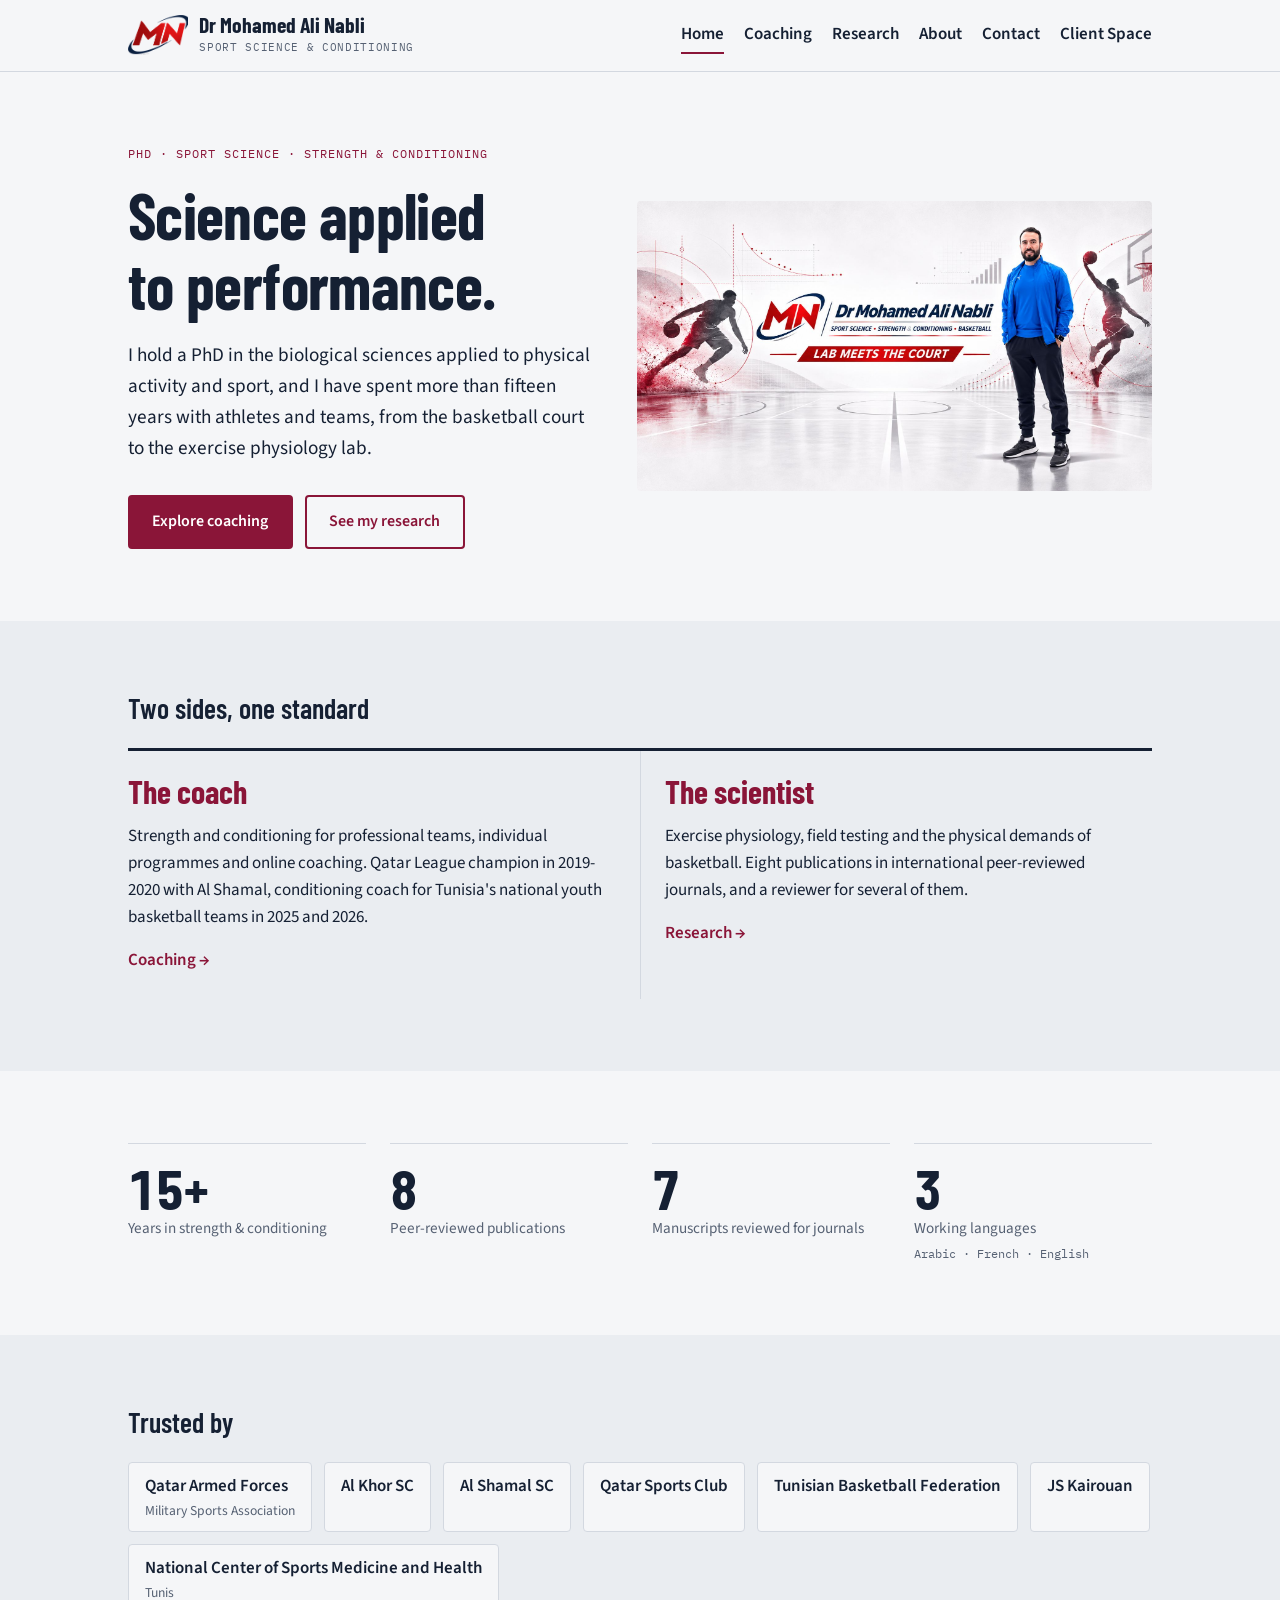
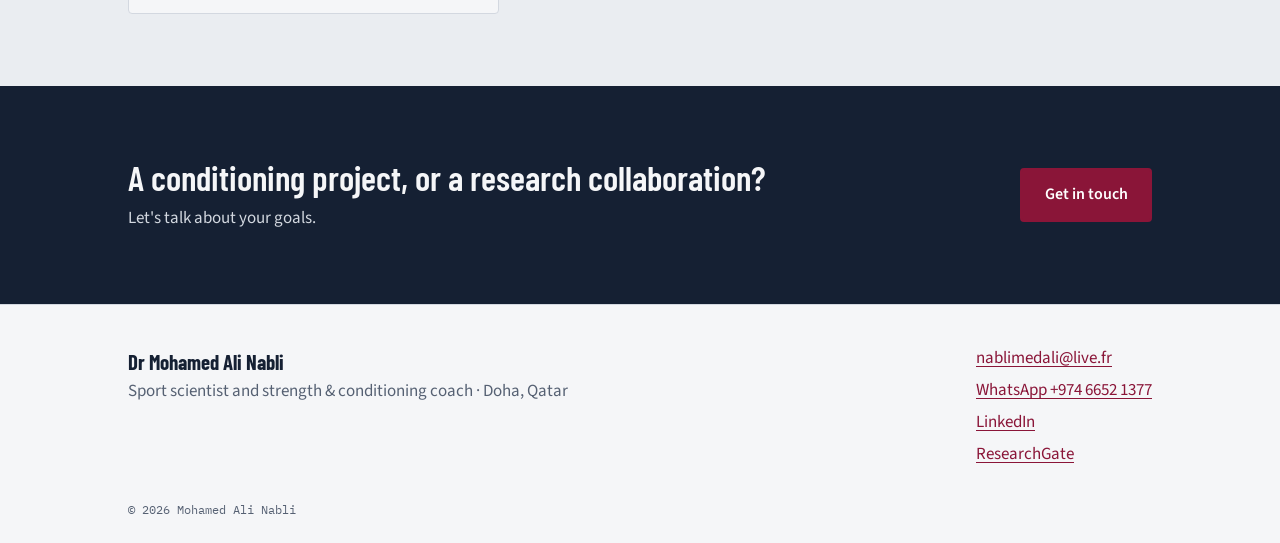
<file: index.html>
<!doctype html>
<html lang="en">
<head>
<meta charset="utf-8">
<meta name="viewport" content="width=device-width, initial-scale=1, viewport-fit=cover">
<title>Dr Mohamed Ali Nabli</title>
<meta name="description" content="Dr Mohamed Ali Nabli, sport scientist and strength &amp; conditioning coach in Doha, Qatar.">
<link rel="preconnect" href="https://fonts.googleapis.com"><link rel="preconnect" href="https://fonts.gstatic.com" crossorigin><link rel="stylesheet" href="https://fonts.googleapis.com/css2?family=Barlow+Condensed:wght@500;600;700&family=Source+Sans+3:ital,wght@0,400;0,600;1,400&family=IBM+Plex+Mono:wght@400;500&display=swap">
<link rel="stylesheet" href="style.css">
<link rel="icon" href="favicon.svg" type="image/svg+xml"><link rel="icon" href="favicon-32.png" sizes="32x32"><link rel="apple-touch-icon" href="apple-touch-icon.png">
</head>
<body>
<header class="site-head"><div class="wrap head-row">
<a class="brand" href="index.html"><img class="brand-mark" src="logo-mn.png" alt="" width="60" height="40"><span class="brand-text"><span class="brand-name">Dr Mohamed Ali Nabli</span><span class="brand-role">Sport Science &amp; Conditioning</span></span></a>
<nav aria-label="Main"><a href="index.html" aria-current="page">Home</a><a href="coaching.html">Coaching</a><a href="research.html">Research</a><a href="about.html">About</a><a href="contact.html">Contact</a><a href="client/index.html">Client Space</a></nav></div></header>
<main>

<section class="hero"><div class="wrap cover-row">
<div class="hero-text">
<p class="eyebrow">PhD · Sport Science · Strength &amp; Conditioning</p>
<h1>Science applied to performance.</h1>
<p class="lede">I hold a PhD in the biological sciences applied to physical activity and sport, and I have spent more than fifteen years with athletes and teams, from the basketball court to the exercise physiology lab.</p>
<div class="btn-row"><a class="btn btn-solid" href="coaching.html">Explore coaching</a><a class="btn btn-line" href="research.html">See my research</a></div>
</div>
<figure class="cover"><img src="cover.jpg" alt="Dr Mohamed Ali Nabli on a basketball court beside the MN logo. Sport science, strength and conditioning, basketball: Lab meets the court." width="1672" height="941" fetchpriority="high"></figure>
</div></section>

<section class="band"><div class="wrap">
<h2 class="section-title">Two sides, one standard</h2>
<div class="split">
<article class="side">
<p class="side-label">The coach</p>
<p>Strength and conditioning for professional teams, individual programmes and online coaching. Qatar League champion in 2019-2020 with Al Shamal, conditioning coach for Tunisia's national youth basketball teams in 2025 and 2026.</p>
<a class="arrow" href="coaching.html">Coaching →</a>
</article>
<article class="side">
<p class="side-label">The scientist</p>
<p>Exercise physiology, field testing and the physical demands of basketball. Eight publications in international peer-reviewed journals, and a reviewer for several of them.</p>
<a class="arrow" href="research.html">Research →</a>
</article>
</div></div></section>

<section><div class="wrap">
<dl class="figures">
<div><dt>Years in strength &amp; conditioning</dt><dd>15+</dd></div>
<div><dt>Peer-reviewed publications</dt><dd>8</dd></div>
<div><dt>Manuscripts reviewed for journals</dt><dd>7</dd></div>
<div><dt>Working languages</dt><dd>3</dd><p class="fig-note">Arabic · French · English</p></div>
</dl>
</div></section>

<section class="band"><div class="wrap">
<h2 class="section-title">Trusted by</h2>
<ul class="clients">
<li>Qatar Armed Forces <span>Military Sports Association</span></li>
<li>Al Khor SC</li>
<li>Al Shamal SC</li>
<li>Qatar Sports Club</li>
<li>Tunisian Basketball Federation</li>
<li>JS Kairouan</li>
<li>National Center of Sports Medicine and Health <span>Tunis</span></li>
</ul>
</div></section>
<section class="cta"><div class="wrap cta-row"><div><h2>A conditioning project, or a research collaboration?</h2><p>Let's talk about your goals.</p></div><a class="btn btn-solid" href="contact.html">Get in touch</a></div></section>
</main>
<footer class="site-foot"><div class="wrap foot-row">
<div><p class="foot-name">Dr Mohamed Ali Nabli</p><p class="muted">Sport scientist and strength &amp; conditioning coach · Doha, Qatar</p></div>
<ul class="foot-links">
<li><a href="mailto:nablimedali@live.fr">nablimedali@live.fr</a></li>
<li><a href="https://wa.me/97466521377" target="_blank" rel="noopener">WhatsApp +974 6652 1377</a></li>
<li><a href="https://www.linkedin.com/in/mohamed-ali-nabli-3b763669" target="_blank" rel="noopener">LinkedIn</a></li>
<li><a href="https://www.researchgate.net/profile/Mohamed-Ali-Nabli" target="_blank" rel="noopener">ResearchGate</a></li>
</ul></div>
<div class="wrap"><p class="copy">© 2026 Mohamed Ali Nabli</p></div></footer>
</body>
</html>
</file>
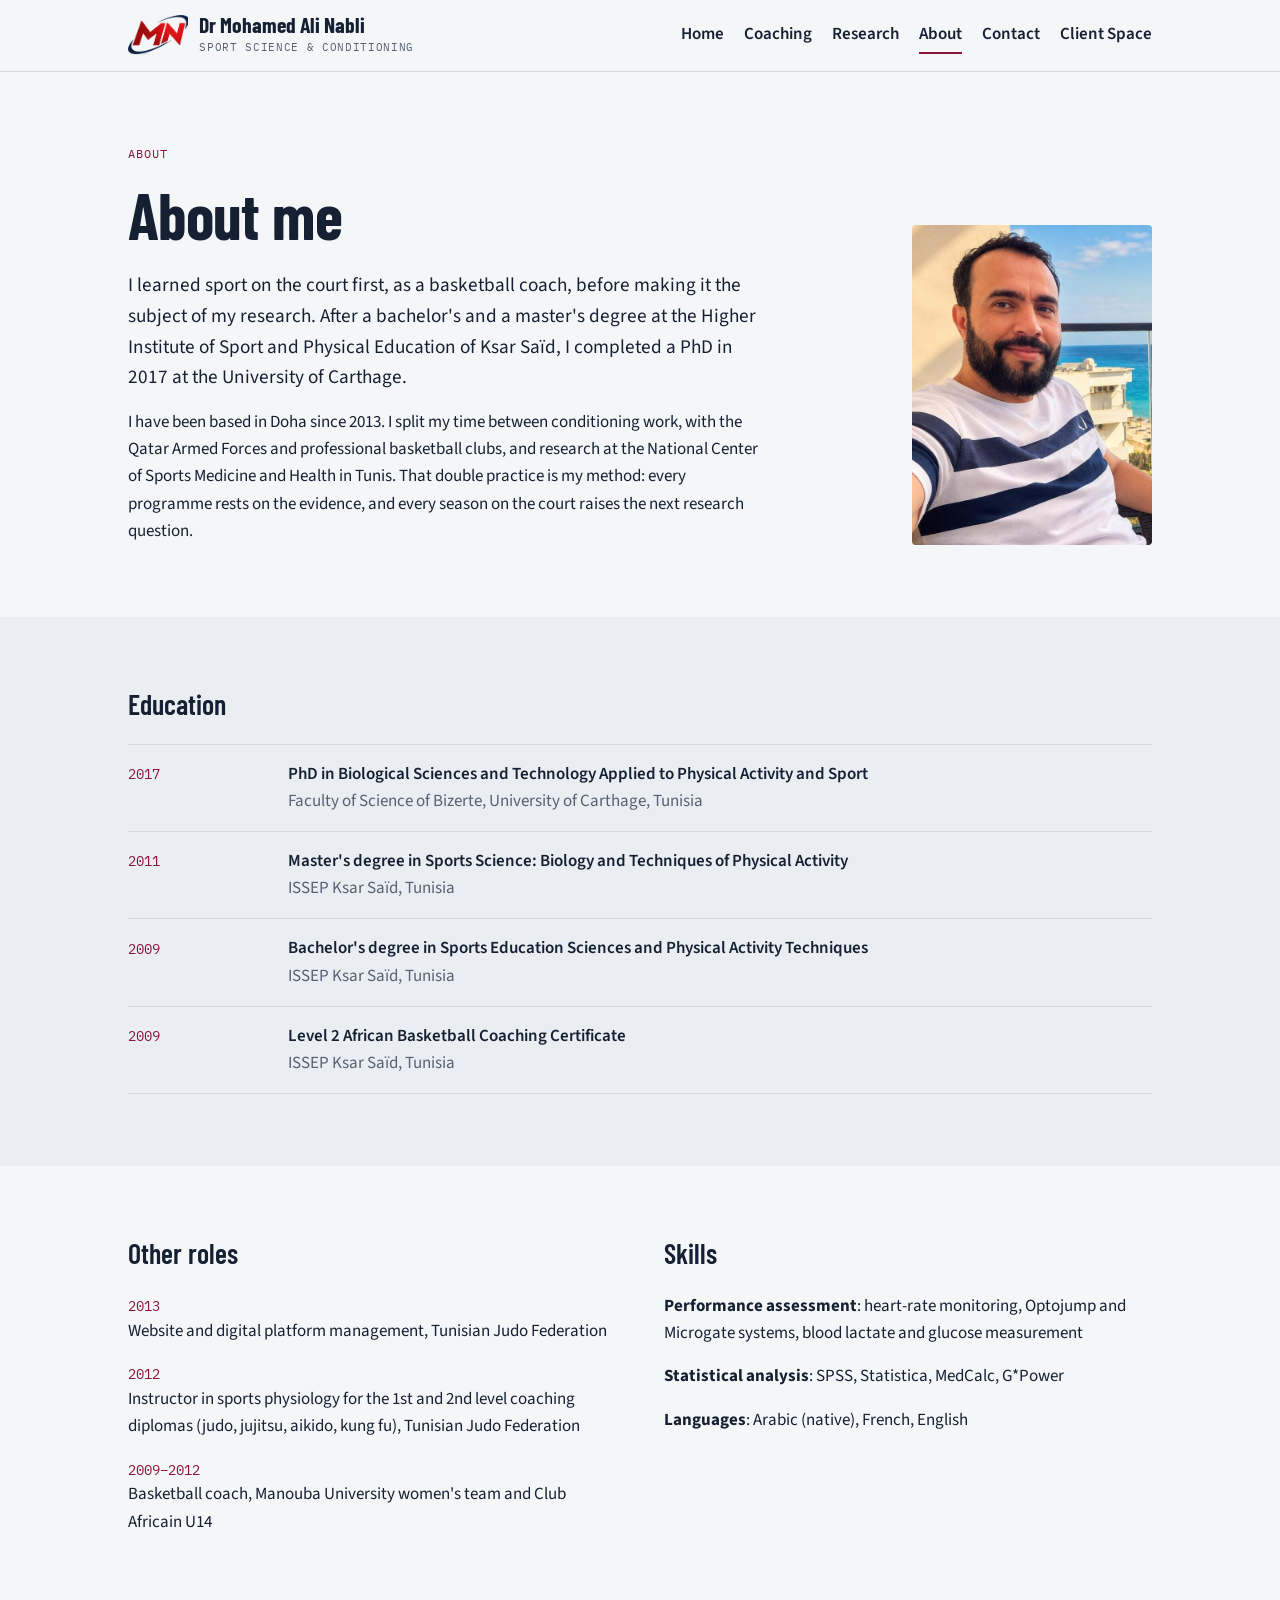
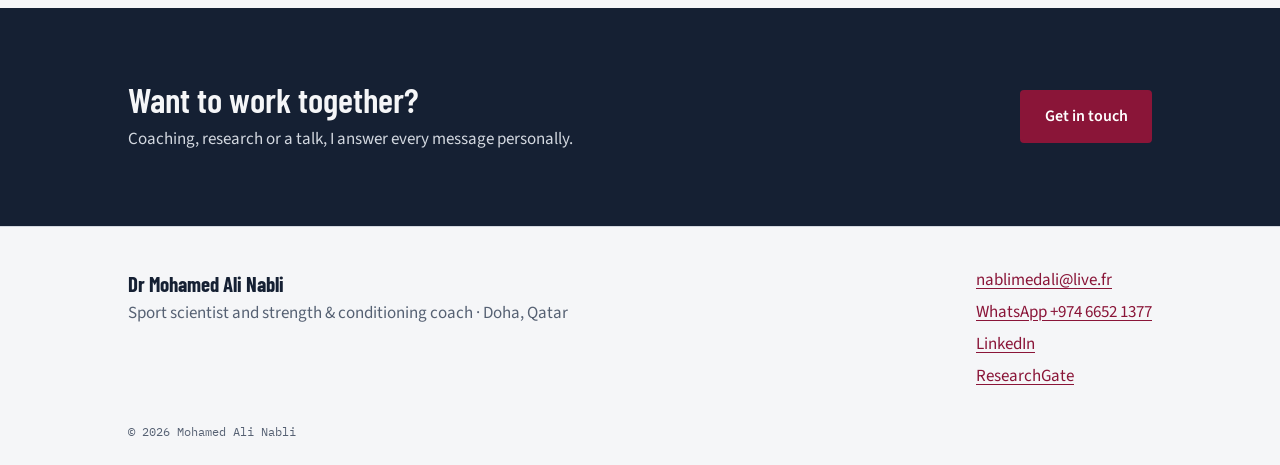
<file: about.html>
<!doctype html>
<html lang="en">
<head>
<meta charset="utf-8">
<meta name="viewport" content="width=device-width, initial-scale=1, viewport-fit=cover">
<title>About · Dr Mohamed Ali Nabli</title>
<meta name="description" content="Dr Mohamed Ali Nabli, sport scientist and strength &amp; conditioning coach in Doha, Qatar.">
<link rel="preconnect" href="https://fonts.googleapis.com"><link rel="preconnect" href="https://fonts.gstatic.com" crossorigin><link rel="stylesheet" href="https://fonts.googleapis.com/css2?family=Barlow+Condensed:wght@500;600;700&family=Source+Sans+3:ital,wght@0,400;0,600;1,400&family=IBM+Plex+Mono:wght@400;500&display=swap">
<link rel="stylesheet" href="style.css">
<link rel="icon" href="favicon.svg" type="image/svg+xml"><link rel="icon" href="favicon-32.png" sizes="32x32"><link rel="apple-touch-icon" href="apple-touch-icon.png">
</head>
<body>
<header class="site-head"><div class="wrap head-row">
<a class="brand" href="index.html"><img class="brand-mark" src="logo-mn.png" alt="" width="60" height="40"><span class="brand-text"><span class="brand-name">Dr Mohamed Ali Nabli</span><span class="brand-role">Sport Science &amp; Conditioning</span></span></a>
<nav aria-label="Main"><a href="index.html">Home</a><a href="coaching.html">Coaching</a><a href="research.html">Research</a><a href="about.html" aria-current="page">About</a><a href="contact.html">Contact</a><a href="client/index.html">Client Space</a></nav></div></header>
<main>

<section class="page-head"><div class="wrap about-row">
<div>
<p class="eyebrow">About</p>
<h1>About me</h1>
<p class="lede">I learned sport on the court first, as a basketball coach, before making it the subject of my research. After a bachelor's and a master's degree at the Higher Institute of Sport and Physical Education of Ksar Saïd, I completed a PhD in 2017 at the University of Carthage.</p>
<p>I have been based in Doha since 2013. I split my time between conditioning work, with the Qatar Armed Forces and professional basketball clubs, and research at the National Center of Sports Medicine and Health in Tunis. That double practice is my method: every programme rests on the evidence, and every season on the court raises the next research question.</p>
</div>
<figure class="portrait"><img src="portrait.jpg" alt="Portrait of Dr Mohamed Ali Nabli" width="600" height="800"></figure>
</div></section>

<section class="band"><div class="wrap">
<h2 class="section-title">Education</h2>
<ol class="timeline">
<li><span class="when">2017</span><div><p class="what">PhD in Biological Sciences and Technology Applied to Physical Activity and Sport</p><p class="where">Faculty of Science of Bizerte, University of Carthage, Tunisia</p></div></li>
<li><span class="when">2011</span><div><p class="what">Master's degree in Sports Science: Biology and Techniques of Physical Activity</p><p class="where">ISSEP Ksar Saïd, Tunisia</p></div></li>
<li><span class="when">2009</span><div><p class="what">Bachelor's degree in Sports Education Sciences and Physical Activity Techniques</p><p class="where">ISSEP Ksar Saïd, Tunisia</p></div></li>
<li><span class="when">2009</span><div><p class="what">Level 2 African Basketball Coaching Certificate</p><p class="where">ISSEP Ksar Saïd, Tunisia</p></div></li>
</ol>
</div></section>

<section><div class="wrap two">
<div>
<h2 class="section-title">Other roles</h2>
<ul class="plain">
<li><span class="when">2013</span> Website and digital platform management, Tunisian Judo Federation</li>
<li><span class="when">2012</span> Instructor in sports physiology for the 1st and 2nd level coaching diplomas (judo, jujitsu, aikido, kung fu), Tunisian Judo Federation</li>
<li><span class="when">2009–2012</span> Basketball coach, Manouba University women's team and Club Africain U14</li>
</ul>
</div>
<div>
<h2 class="section-title">Skills</h2>
<ul class="plain">
<li><b>Performance assessment</b>: heart-rate monitoring, Optojump and Microgate systems, blood lactate and glucose measurement</li>
<li><b>Statistical analysis</b>: SPSS, Statistica, MedCalc, G*Power</li>
<li><b>Languages</b>: Arabic (native), French, English</li>
</ul>
</div>
</div></section>
<section class="cta"><div class="wrap cta-row"><div><h2>Want to work together?</h2><p>Coaching, research or a talk, I answer every message personally.</p></div><a class="btn btn-solid" href="contact.html">Get in touch</a></div></section>
</main>
<footer class="site-foot"><div class="wrap foot-row">
<div><p class="foot-name">Dr Mohamed Ali Nabli</p><p class="muted">Sport scientist and strength &amp; conditioning coach · Doha, Qatar</p></div>
<ul class="foot-links">
<li><a href="mailto:nablimedali@live.fr">nablimedali@live.fr</a></li>
<li><a href="https://wa.me/97466521377" target="_blank" rel="noopener">WhatsApp +974 6652 1377</a></li>
<li><a href="https://www.linkedin.com/in/mohamed-ali-nabli-3b763669" target="_blank" rel="noopener">LinkedIn</a></li>
<li><a href="https://www.researchgate.net/profile/Mohamed-Ali-Nabli" target="_blank" rel="noopener">ResearchGate</a></li>
</ul></div>
<div class="wrap"><p class="copy">© 2026 Mohamed Ali Nabli</p></div></footer>
</body>
</html>
</file>
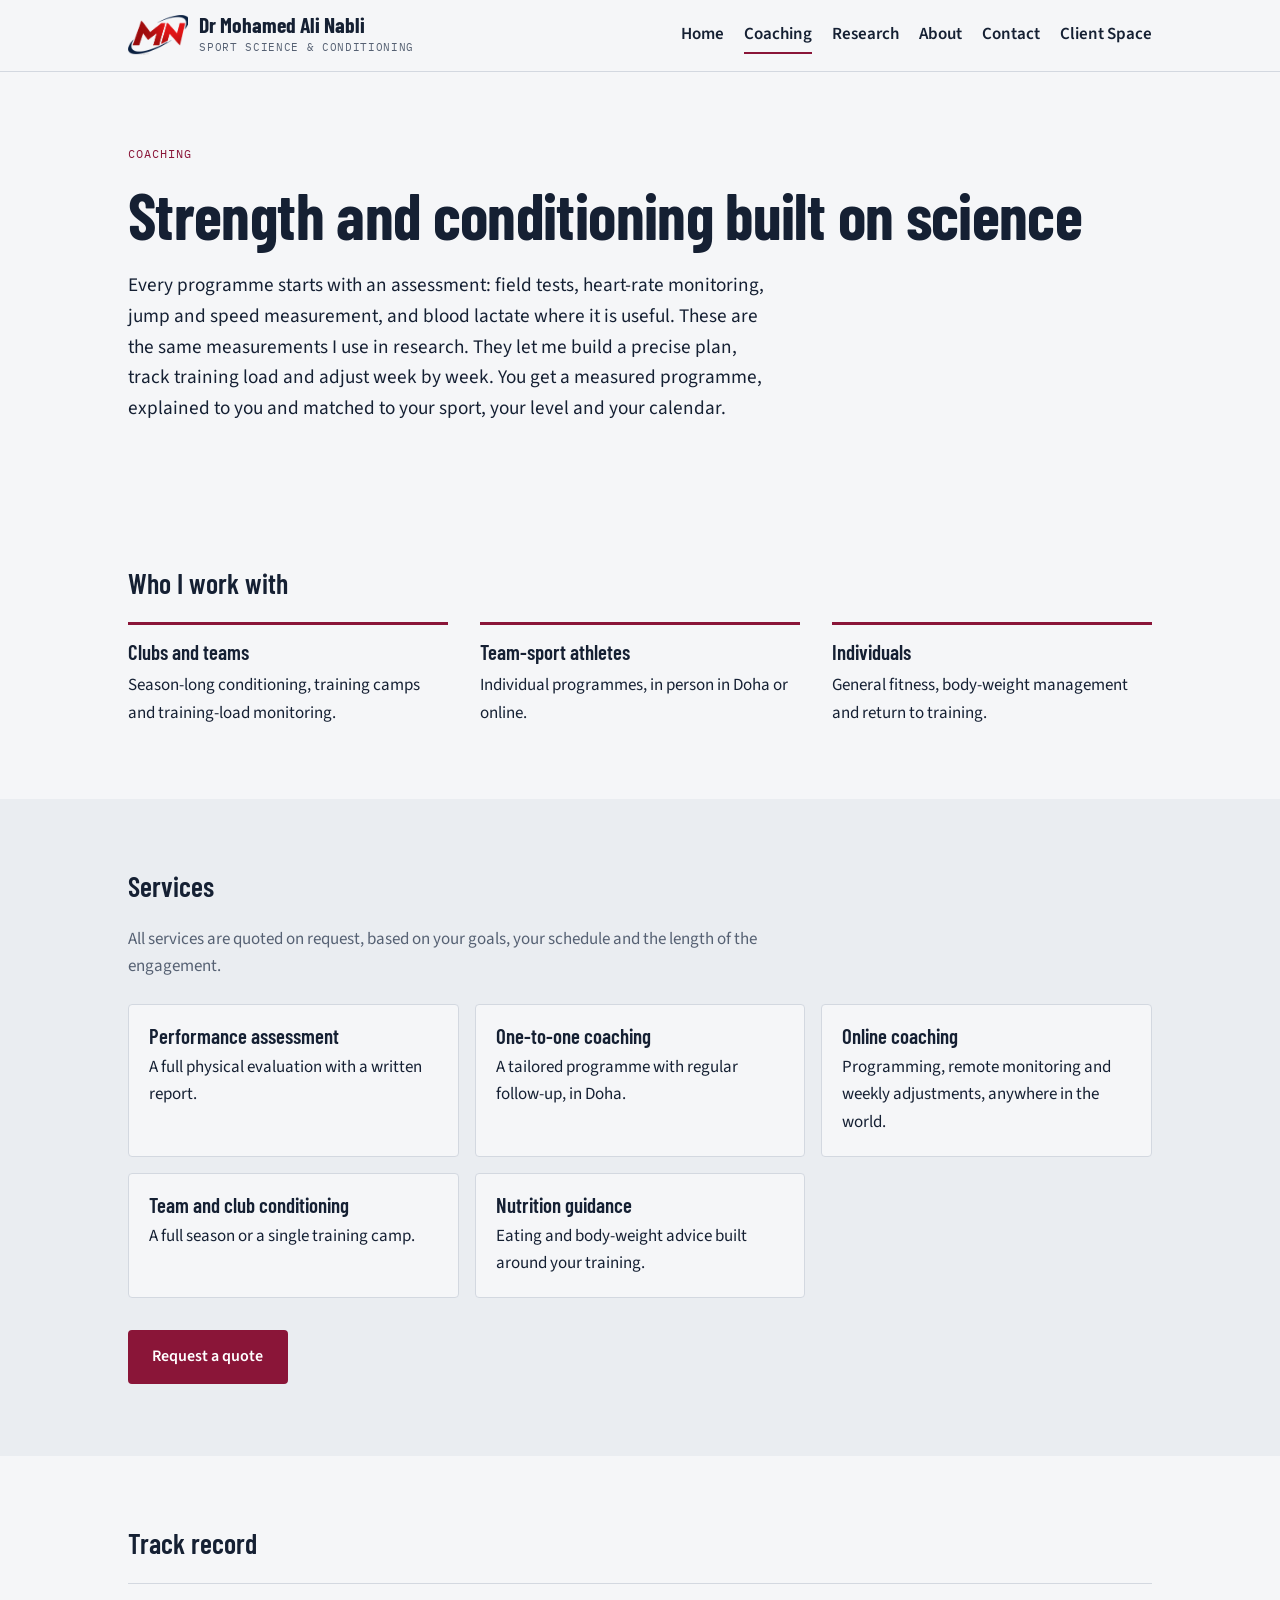
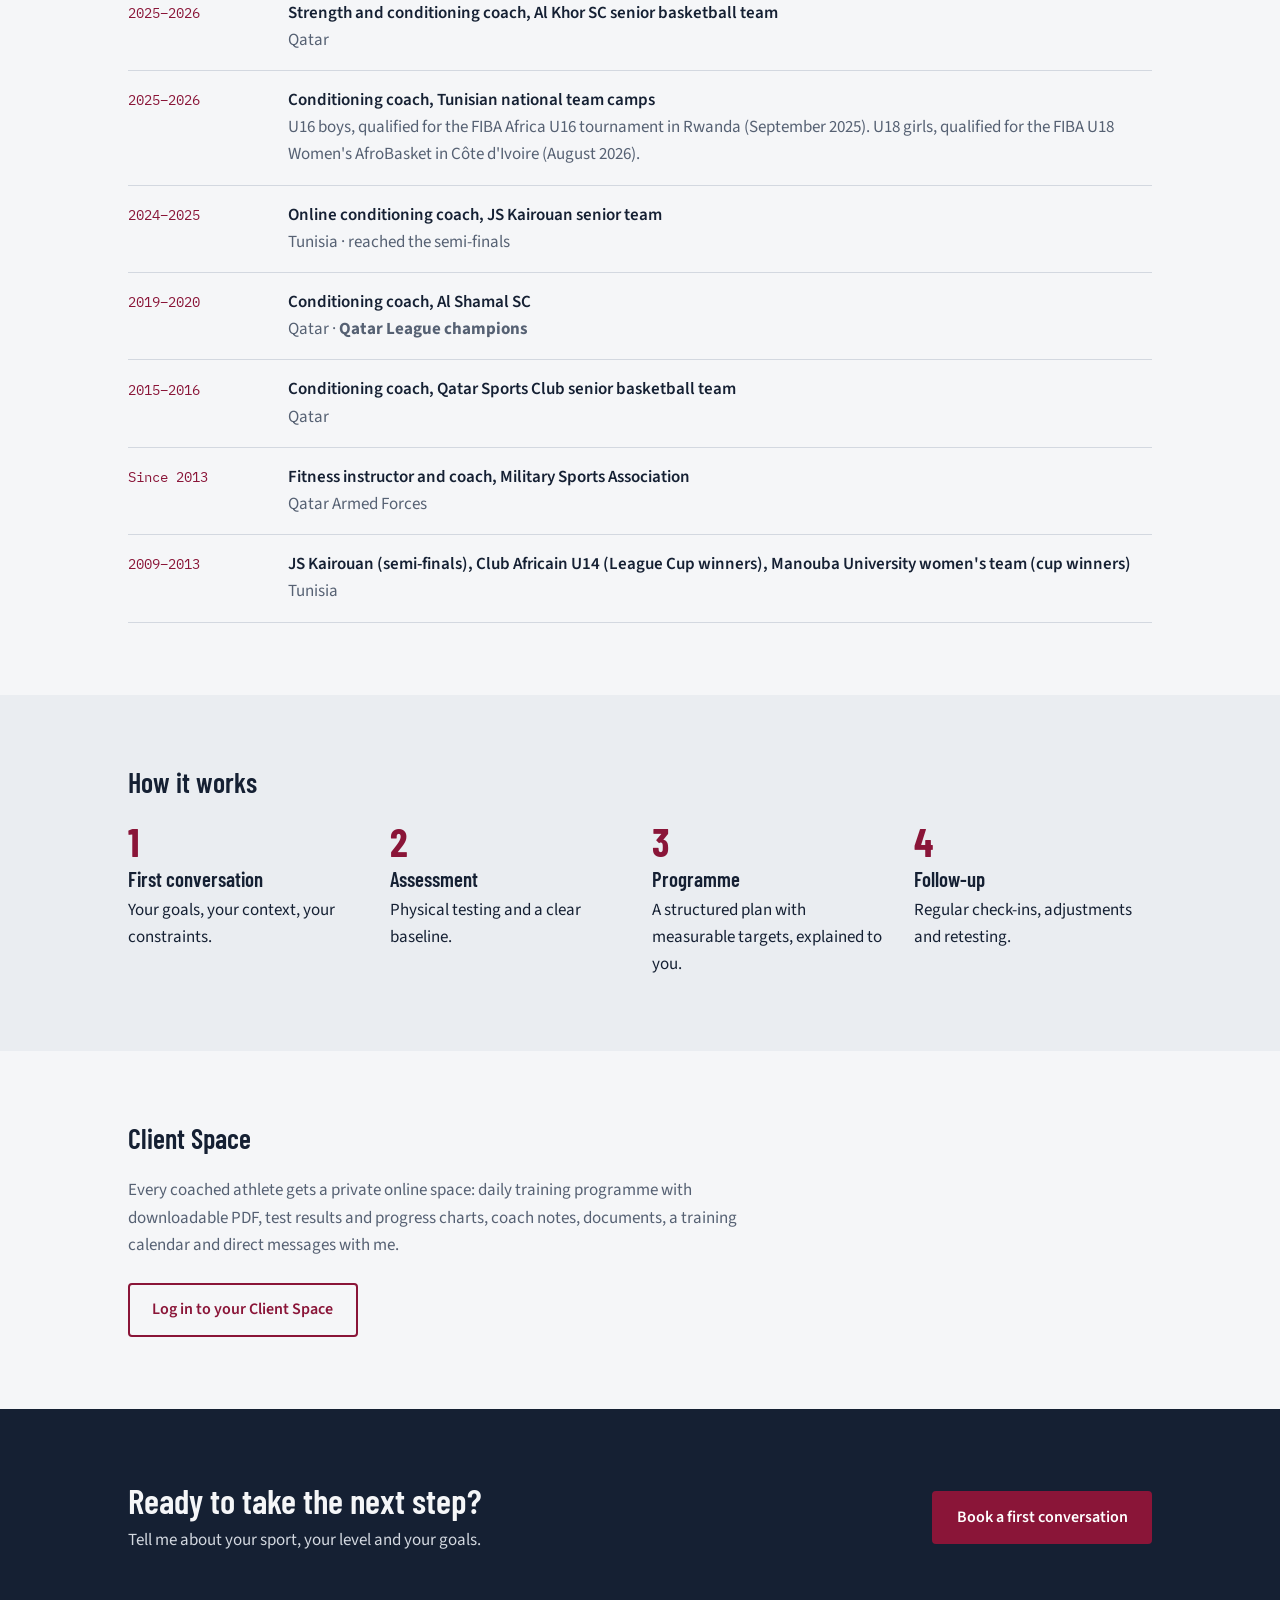
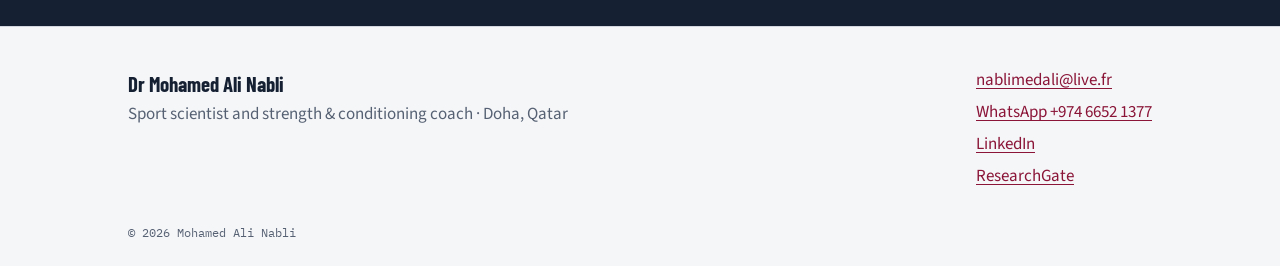
<file: coaching.html>
<!doctype html>
<html lang="en">
<head>
<meta charset="utf-8">
<meta name="viewport" content="width=device-width, initial-scale=1, viewport-fit=cover">
<title>Coaching · Dr Mohamed Ali Nabli</title>
<meta name="description" content="Dr Mohamed Ali Nabli, sport scientist and strength &amp; conditioning coach in Doha, Qatar.">
<link rel="preconnect" href="https://fonts.googleapis.com"><link rel="preconnect" href="https://fonts.gstatic.com" crossorigin><link rel="stylesheet" href="https://fonts.googleapis.com/css2?family=Barlow+Condensed:wght@500;600;700&family=Source+Sans+3:ital,wght@0,400;0,600;1,400&family=IBM+Plex+Mono:wght@400;500&display=swap">
<link rel="stylesheet" href="style.css">
<link rel="icon" href="favicon.svg" type="image/svg+xml"><link rel="icon" href="favicon-32.png" sizes="32x32"><link rel="apple-touch-icon" href="apple-touch-icon.png">
</head>
<body>
<header class="site-head"><div class="wrap head-row">
<a class="brand" href="index.html"><img class="brand-mark" src="logo-mn.png" alt="" width="60" height="40"><span class="brand-text"><span class="brand-name">Dr Mohamed Ali Nabli</span><span class="brand-role">Sport Science &amp; Conditioning</span></span></a>
<nav aria-label="Main"><a href="index.html">Home</a><a href="coaching.html" aria-current="page">Coaching</a><a href="research.html">Research</a><a href="about.html">About</a><a href="contact.html">Contact</a><a href="client/index.html">Client Space</a></nav></div></header>
<main>

<section class="page-head"><div class="wrap">
<p class="eyebrow">Coaching</p>
<h1>Strength and conditioning built on science</h1>
<p class="lede">Every programme starts with an assessment: field tests, heart-rate monitoring, jump and speed measurement, and blood lactate where it is useful. These are the same measurements I use in research. They let me build a precise plan, track training load and adjust week by week. You get a measured programme, explained to you and matched to your sport, your level and your calendar.</p>
</div></section>

<section><div class="wrap">
<h2 class="section-title">Who I work with</h2>
<div class="three">
<div class="item"><h3>Clubs and teams</h3><p>Season-long conditioning, training camps and training-load monitoring.</p></div>
<div class="item"><h3>Team-sport athletes</h3><p>Individual programmes, in person in Doha or online.</p></div>
<div class="item"><h3>Individuals</h3><p>General fitness, body-weight management and return to training.</p></div>
</div></div></section>

<section class="band"><div class="wrap">
<h2 class="section-title">Services</h2>
<p class="note">All services are quoted on request, based on your goals, your schedule and the length of the engagement.</p>
<ul class="services">
<li><h3>Performance assessment</h3><p>A full physical evaluation with a written report.</p></li>
<li><h3>One-to-one coaching</h3><p>A tailored programme with regular follow-up, in Doha.</p></li>
<li><h3>Online coaching</h3><p>Programming, remote monitoring and weekly adjustments, anywhere in the world.</p></li>
<li><h3>Team and club conditioning</h3><p>A full season or a single training camp.</p></li>
<li><h3>Nutrition guidance</h3><p>Eating and body-weight advice built around your training.</p></li>
</ul>
<a class="btn btn-solid" href="contact.html">Request a quote</a>
</div></section>

<section><div class="wrap">
<h2 class="section-title">Track record</h2>
<ol class="timeline">
<li><span class="when">2025–2026</span><div><p class="what">Strength and conditioning coach, Al Khor SC senior basketball team</p><p class="where">Qatar</p></div></li>
<li><span class="when">2025–2026</span><div><p class="what">Conditioning coach, Tunisian national team camps</p><p class="where">U16 boys, qualified for the FIBA Africa U16 tournament in Rwanda (September 2025). U18 girls, qualified for the FIBA U18 Women's AfroBasket in Côte d'Ivoire (August 2026).</p></div></li>
<li><span class="when">2024–2025</span><div><p class="what">Online conditioning coach, JS Kairouan senior team</p><p class="where">Tunisia · reached the semi-finals</p></div></li>
<li><span class="when">2019–2020</span><div><p class="what">Conditioning coach, Al Shamal SC</p><p class="where">Qatar · <strong>Qatar League champions</strong></p></div></li>
<li><span class="when">2015–2016</span><div><p class="what">Conditioning coach, Qatar Sports Club senior basketball team</p><p class="where">Qatar</p></div></li>
<li><span class="when">Since 2013</span><div><p class="what">Fitness instructor and coach, Military Sports Association</p><p class="where">Qatar Armed Forces</p></div></li>
<li><span class="when">2009–2013</span><div><p class="what">JS Kairouan (semi-finals), Club Africain U14 (League Cup winners), Manouba University women's team (cup winners)</p><p class="where">Tunisia</p></div></li>
</ol>
</div></section>

<section class="band"><div class="wrap">
<h2 class="section-title">How it works</h2>
<ol class="steps">
<li><h3>First conversation</h3><p>Your goals, your context, your constraints.</p></li>
<li><h3>Assessment</h3><p>Physical testing and a clear baseline.</p></li>
<li><h3>Programme</h3><p>A structured plan with measurable targets, explained to you.</p></li>
<li><h3>Follow-up</h3><p>Regular check-ins, adjustments and retesting.</p></li>
</ol>
</div></section>
<section id="client-space"><div class="wrap">
<h2 class="section-title">Client Space</h2>
<p class="note">Every coached athlete gets a private online space: daily training programme with downloadable PDF, test results and progress charts, coach notes, documents, a training calendar and direct messages with me.</p>
<a class="btn btn-line" href="client/index.html">Log in to your Client Space</a>
</div></section>
<section class="cta"><div class="wrap cta-row"><div><h2>Ready to take the next step?</h2><p>Tell me about your sport, your level and your goals.</p></div><a class="btn btn-solid" href="contact.html">Book a first conversation</a></div></section>
</main>
<footer class="site-foot"><div class="wrap foot-row">
<div><p class="foot-name">Dr Mohamed Ali Nabli</p><p class="muted">Sport scientist and strength &amp; conditioning coach · Doha, Qatar</p></div>
<ul class="foot-links">
<li><a href="mailto:nablimedali@live.fr">nablimedali@live.fr</a></li>
<li><a href="https://wa.me/97466521377" target="_blank" rel="noopener">WhatsApp +974 6652 1377</a></li>
<li><a href="https://www.linkedin.com/in/mohamed-ali-nabli-3b763669" target="_blank" rel="noopener">LinkedIn</a></li>
<li><a href="https://www.researchgate.net/profile/Mohamed-Ali-Nabli" target="_blank" rel="noopener">ResearchGate</a></li>
</ul></div>
<div class="wrap"><p class="copy">© 2026 Mohamed Ali Nabli</p></div></footer>
</body>
</html>
</file>
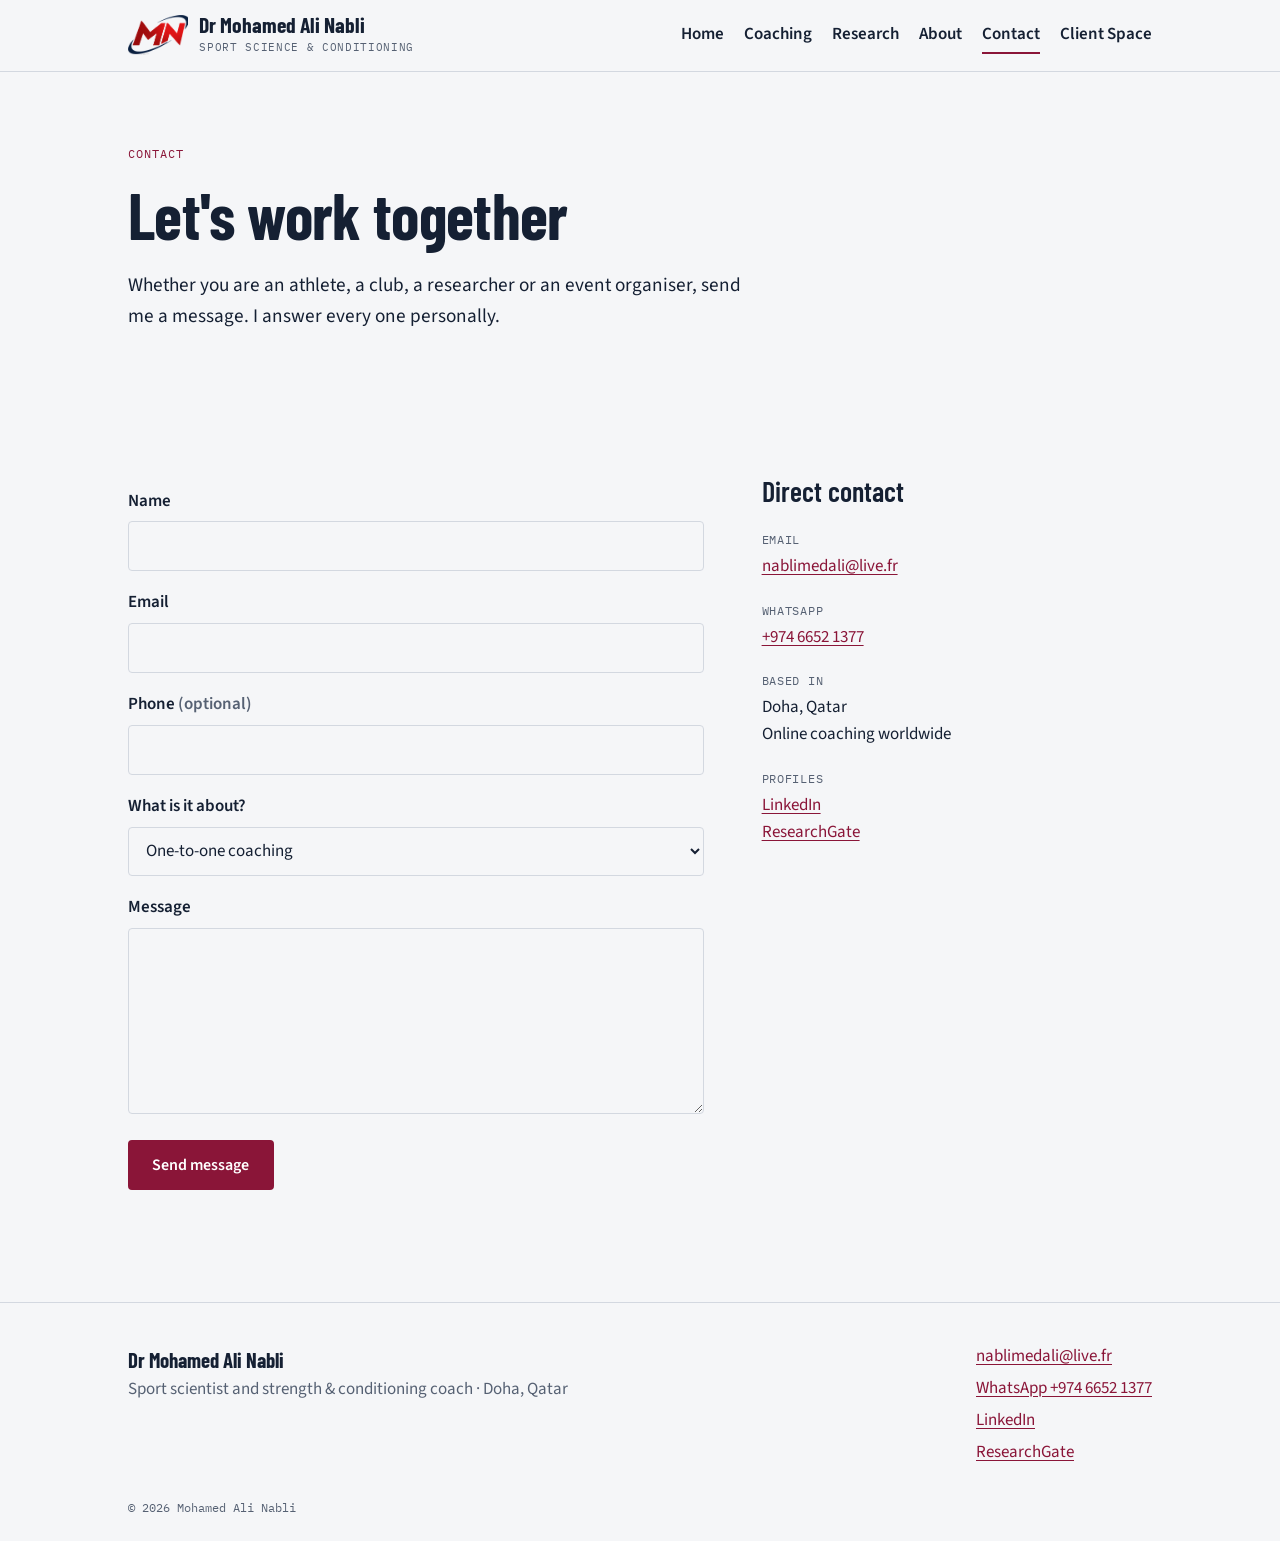
<file: contact.html>
<!doctype html>
<html lang="en">
<head>
<meta charset="utf-8">
<meta name="viewport" content="width=device-width, initial-scale=1, viewport-fit=cover">
<title>Contact · Dr Mohamed Ali Nabli</title>
<meta name="description" content="Dr Mohamed Ali Nabli, sport scientist and strength &amp; conditioning coach in Doha, Qatar.">
<link rel="preconnect" href="https://fonts.googleapis.com"><link rel="preconnect" href="https://fonts.gstatic.com" crossorigin><link rel="stylesheet" href="https://fonts.googleapis.com/css2?family=Barlow+Condensed:wght@500;600;700&family=Source+Sans+3:ital,wght@0,400;0,600;1,400&family=IBM+Plex+Mono:wght@400;500&display=swap">
<link rel="stylesheet" href="style.css">
<link rel="icon" href="favicon.svg" type="image/svg+xml"><link rel="icon" href="favicon-32.png" sizes="32x32"><link rel="apple-touch-icon" href="apple-touch-icon.png">
</head>
<body>
<header class="site-head"><div class="wrap head-row">
<a class="brand" href="index.html"><img class="brand-mark" src="logo-mn.png" alt="" width="60" height="40"><span class="brand-text"><span class="brand-name">Dr Mohamed Ali Nabli</span><span class="brand-role">Sport Science &amp; Conditioning</span></span></a>
<nav aria-label="Main"><a href="index.html">Home</a><a href="coaching.html">Coaching</a><a href="research.html">Research</a><a href="about.html">About</a><a href="contact.html" aria-current="page">Contact</a><a href="client/index.html">Client Space</a></nav></div></header>
<main>

<section class="page-head"><div class="wrap">
<p class="eyebrow">Contact</p>
<h1>Let's work together</h1>
<p class="lede">Whether you are an athlete, a club, a researcher or an event organiser, send me a message. I answer every one personally.</p>
</div></section>

<section><div class="wrap contact-row">
<form id="contact-form" name="contact" method="POST" class="form">
<input type="hidden" name="form-name" value="contact">
<p class="hp"><label for="bot-field">Leave this empty</label><input id="bot-field" name="bot-field"></p>
<label for="f-name">Name</label><input id="f-name" name="name" required autocomplete="name">
<label for="f-email">Email</label><input id="f-email" name="email" type="email" required autocomplete="email">
<label for="f-phone">Phone <span class="muted">(optional)</span></label><input id="f-phone" name="phone" type="tel" autocomplete="tel">
<label for="f-topic">What is it about?</label>
<select id="f-topic" name="topic">
<option>One-to-one coaching</option><option>Online coaching</option><option>Club or team</option><option>Research collaboration</option><option>Speaking or teaching</option><option>Other</option>
</select>
<label for="f-msg">Message</label><textarea id="f-msg" name="message" rows="6" required></textarea>
<button class="btn btn-solid" type="submit">Send message</button>
<p id="form-status" class="form-status" role="status"></p>
</form>
<aside class="details">
<h2 class="section-title">Direct contact</h2>
<dl>
<dt>Email</dt><dd><a href="mailto:nablimedali@live.fr">nablimedali@live.fr</a></dd>
<dt>WhatsApp</dt><dd><a href="https://wa.me/97466521377" target="_blank" rel="noopener">+974 6652 1377</a></dd>
<dt>Based in</dt><dd>Doha, Qatar<br>Online coaching worldwide</dd>
<dt>Profiles</dt><dd><a href="https://www.linkedin.com/in/mohamed-ali-nabli-3b763669" target="_blank" rel="noopener">LinkedIn</a><br><a href="https://www.researchgate.net/profile/Mohamed-Ali-Nabli" target="_blank" rel="noopener">ResearchGate</a></dd>
</dl>
</aside>
</div></section>
<script src="config.js"></script>
<script>
(function(){
  var f=document.getElementById('contact-form'), s=document.getElementById('form-status');
  var cfg=window.SITE_CONFIG||{};
  // Each message is saved in Supabase (table contact_messages; visitors can insert, nobody can read publicly).
  function toSupabase(d){
    if(!cfg.supabaseUrl||!cfg.supabaseAnonKey) return Promise.resolve(false);
    return fetch(cfg.supabaseUrl.replace(/\/$/,'')+'/rest/v1/contact_messages', {
      method:'POST',
      headers:{'Content-Type':'application/json','apikey':cfg.supabaseAnonKey,'Authorization':'Bearer '+cfg.supabaseAnonKey,'Prefer':'return=minimal'},
      body:JSON.stringify({name:d.get('name'),email:d.get('email'),phone:d.get('phone')||null,topic:d.get('topic')||null,message:d.get('message')})
    }).then(function(r){ return r.ok; }).catch(function(){ return false; });
  }
  f.addEventListener('submit', function(e){
    e.preventDefault();
    var d=new FormData(f);
    if(d.get('bot-field')) return;
    s.textContent='Sending…';
    toSupabase(d).then(function(ok){
      if(ok){ f.reset(); s.textContent='Thank you, your message was sent. I will reply soon.'; }
      else s.textContent='The message could not be sent from here. Please email nablimedali@live.fr or write on WhatsApp +974 6652 1377.';
    });
  });
})();
</script>

</main>
<footer class="site-foot"><div class="wrap foot-row">
<div><p class="foot-name">Dr Mohamed Ali Nabli</p><p class="muted">Sport scientist and strength &amp; conditioning coach · Doha, Qatar</p></div>
<ul class="foot-links">
<li><a href="mailto:nablimedali@live.fr">nablimedali@live.fr</a></li>
<li><a href="https://wa.me/97466521377" target="_blank" rel="noopener">WhatsApp +974 6652 1377</a></li>
<li><a href="https://www.linkedin.com/in/mohamed-ali-nabli-3b763669" target="_blank" rel="noopener">LinkedIn</a></li>
<li><a href="https://www.researchgate.net/profile/Mohamed-Ali-Nabli" target="_blank" rel="noopener">ResearchGate</a></li>
</ul></div>
<div class="wrap"><p class="copy">© 2026 Mohamed Ali Nabli</p></div></footer>
</body>
</html>
</file>
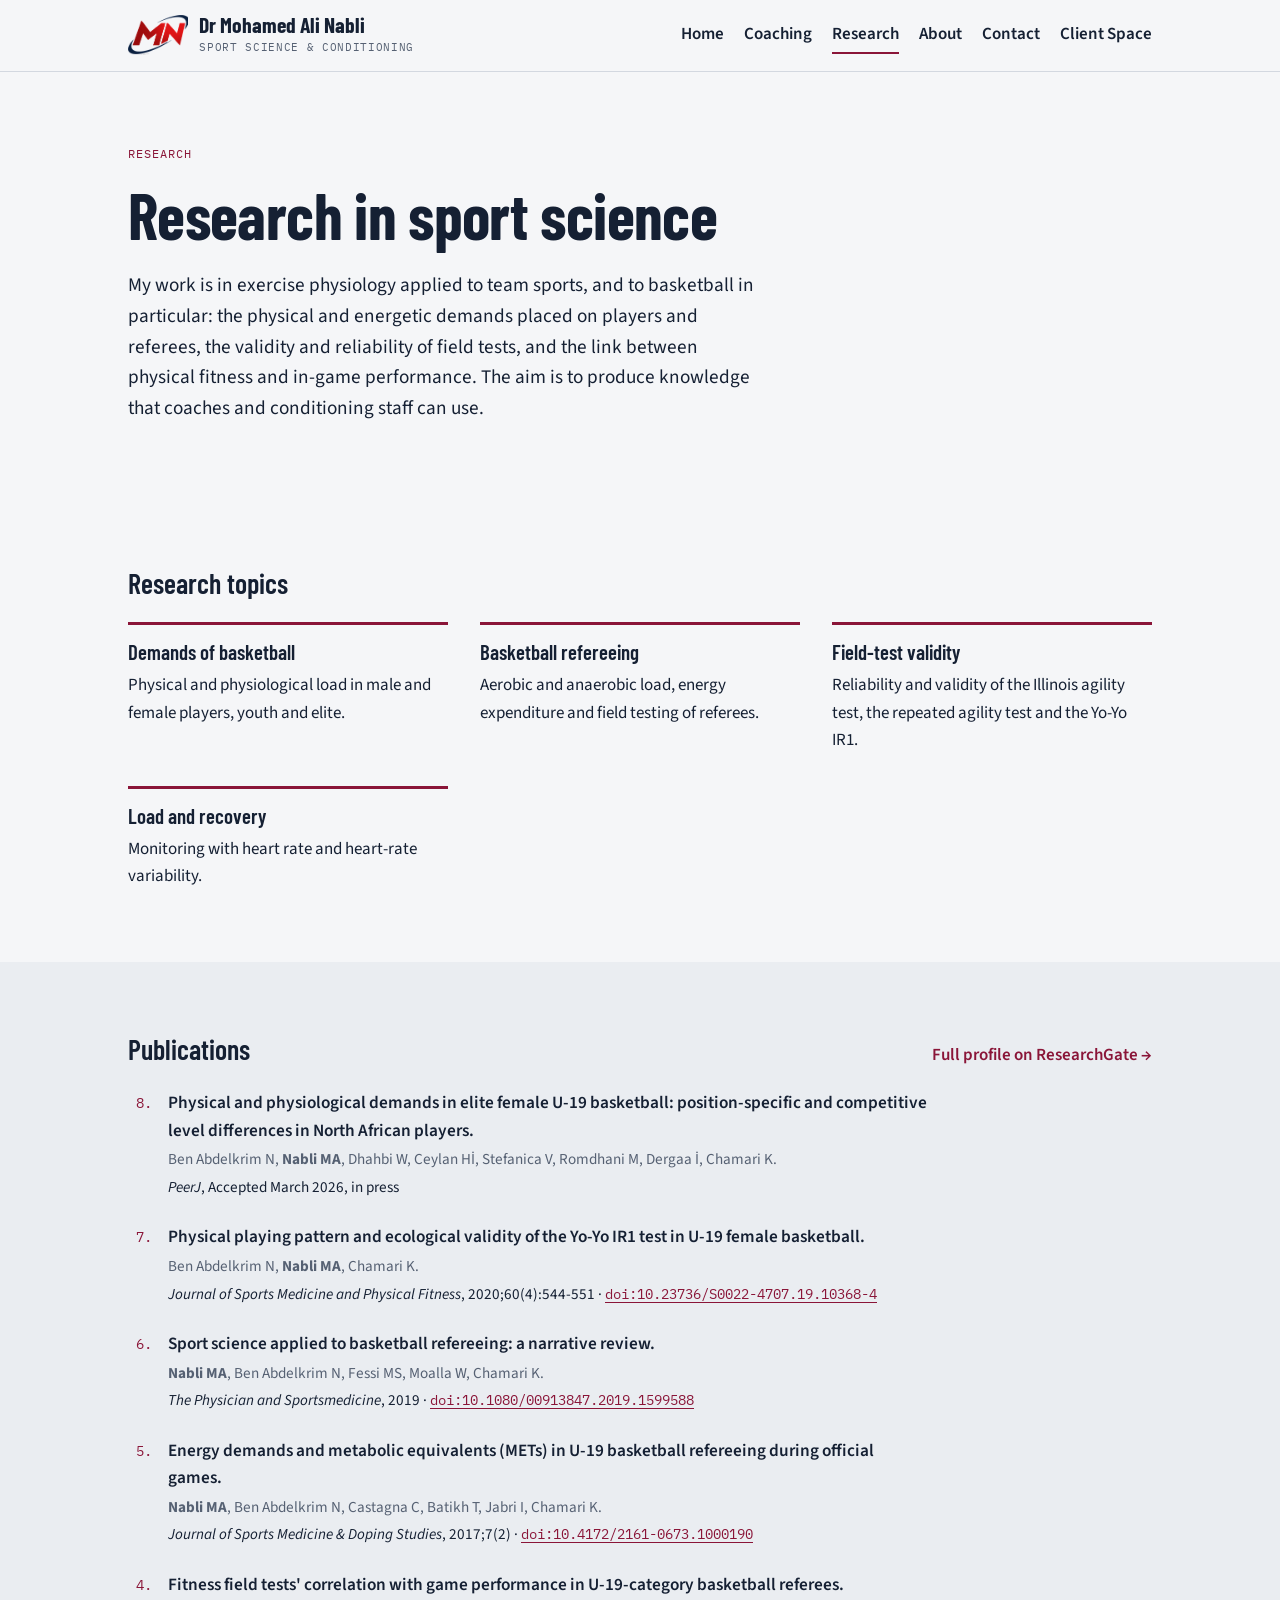
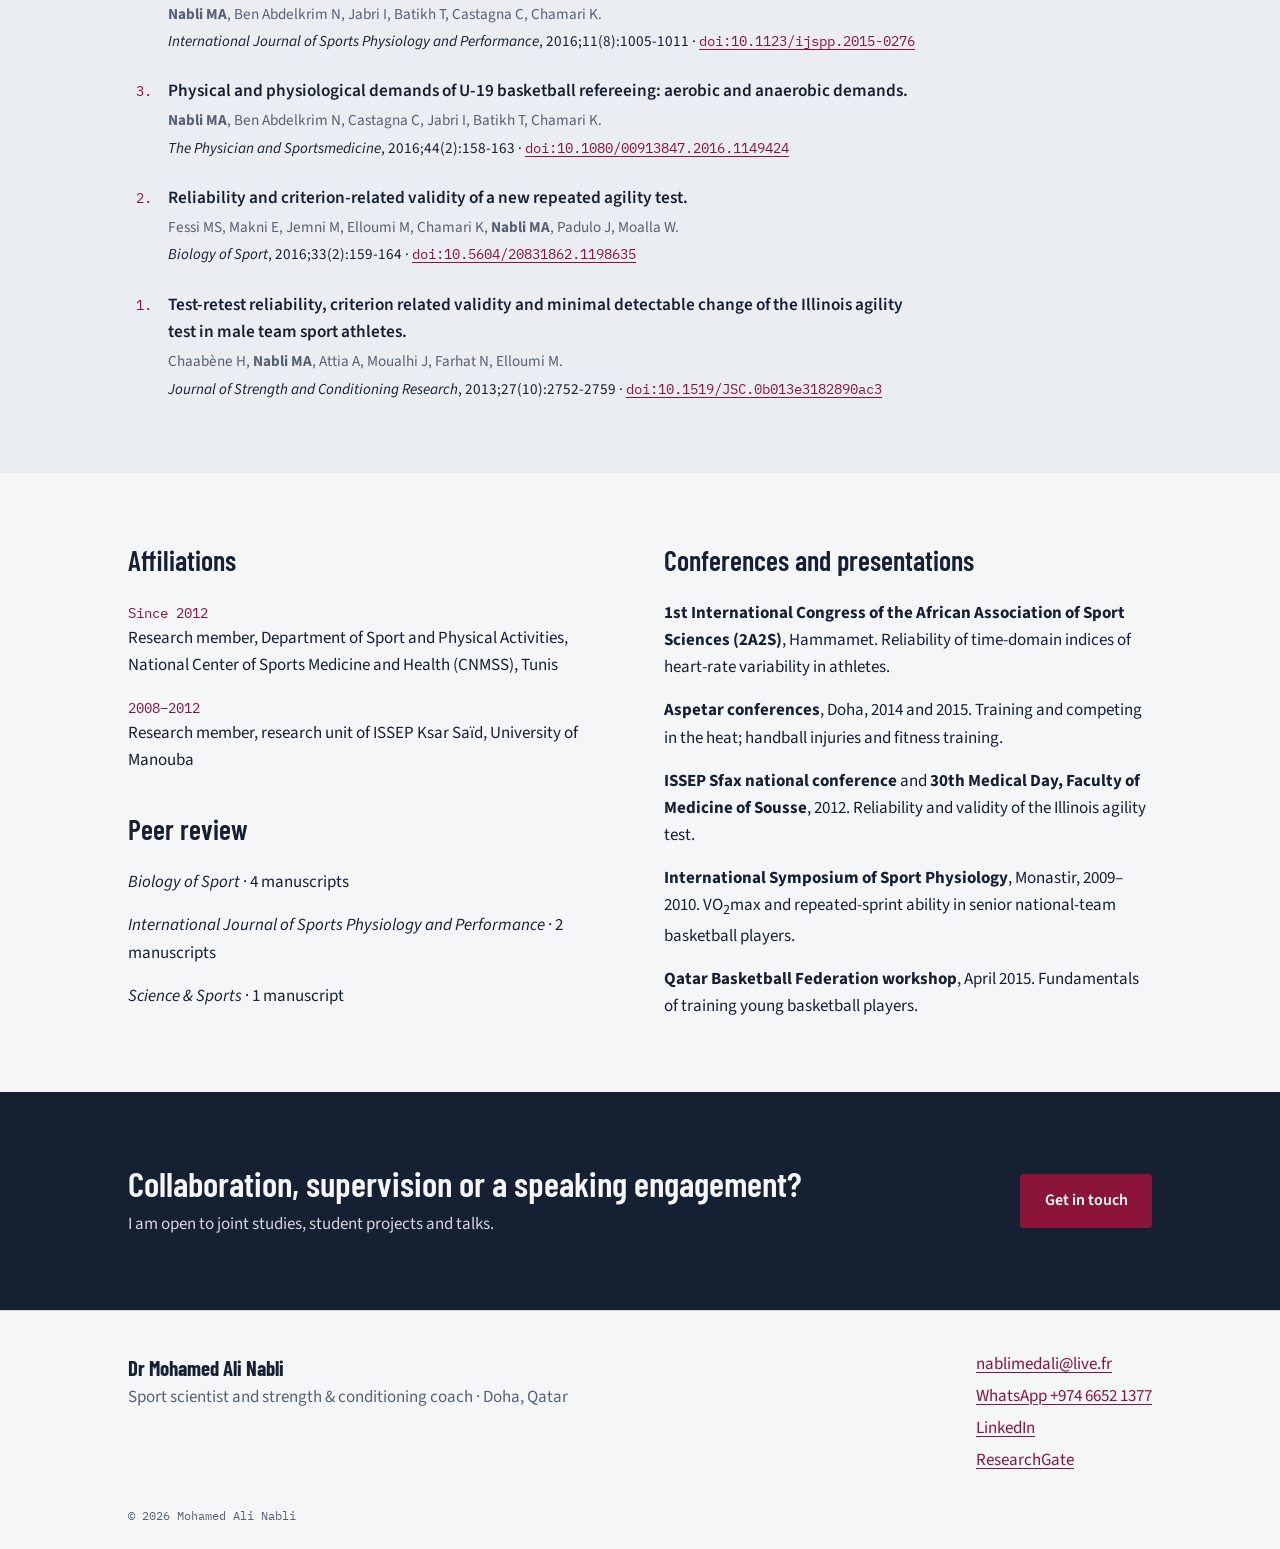
<file: research.html>
<!doctype html>
<html lang="en">
<head>
<meta charset="utf-8">
<meta name="viewport" content="width=device-width, initial-scale=1, viewport-fit=cover">
<title>Research · Dr Mohamed Ali Nabli</title>
<meta name="description" content="Dr Mohamed Ali Nabli, sport scientist and strength &amp; conditioning coach in Doha, Qatar.">
<link rel="preconnect" href="https://fonts.googleapis.com"><link rel="preconnect" href="https://fonts.gstatic.com" crossorigin><link rel="stylesheet" href="https://fonts.googleapis.com/css2?family=Barlow+Condensed:wght@500;600;700&family=Source+Sans+3:ital,wght@0,400;0,600;1,400&family=IBM+Plex+Mono:wght@400;500&display=swap">
<link rel="stylesheet" href="style.css">
<link rel="icon" href="favicon.svg" type="image/svg+xml"><link rel="icon" href="favicon-32.png" sizes="32x32"><link rel="apple-touch-icon" href="apple-touch-icon.png">
</head>
<body>
<header class="site-head"><div class="wrap head-row">
<a class="brand" href="index.html"><img class="brand-mark" src="logo-mn.png" alt="" width="60" height="40"><span class="brand-text"><span class="brand-name">Dr Mohamed Ali Nabli</span><span class="brand-role">Sport Science &amp; Conditioning</span></span></a>
<nav aria-label="Main"><a href="index.html">Home</a><a href="coaching.html">Coaching</a><a href="research.html" aria-current="page">Research</a><a href="about.html">About</a><a href="contact.html">Contact</a><a href="client/index.html">Client Space</a></nav></div></header>
<main>

<section class="page-head"><div class="wrap">
<p class="eyebrow">Research</p>
<h1>Research in sport science</h1>
<p class="lede">My work is in exercise physiology applied to team sports, and to basketball in particular: the physical and energetic demands placed on players and referees, the validity and reliability of field tests, and the link between physical fitness and in-game performance. The aim is to produce knowledge that coaches and conditioning staff can use.</p>
</div></section>

<section><div class="wrap">
<h2 class="section-title">Research topics</h2>
<div class="topics">
<div class="item"><h3>Demands of basketball</h3><p>Physical and physiological load in male and female players, youth and elite.</p></div>
<div class="item"><h3>Basketball refereeing</h3><p>Aerobic and anaerobic load, energy expenditure and field testing of referees.</p></div>
<div class="item"><h3>Field-test validity</h3><p>Reliability and validity of the Illinois agility test, the repeated agility test and the Yo-Yo IR1.</p></div>
<div class="item"><h3>Load and recovery</h3><p>Monitoring with heart rate and heart-rate variability.</p></div>
</div></div></section>

<section class="band"><div class="wrap">
<div class="pub-head"><h2 class="section-title">Publications</h2><a class="arrow" href="https://www.researchgate.net/profile/Mohamed-Ali-Nabli" target="_blank" rel="noopener">Full profile on ResearchGate →</a></div>
<ol class="pubs" reversed><li><p class="pub-title">Physical and physiological demands in elite female U-19 basketball: position-specific and competitive level differences in North African players.</p><p class="pub-authors">Ben Abdelkrim N, <b>Nabli MA</b>, Dhahbi W, Ceylan Hİ, Stefanica V, Romdhani M, Dergaa İ, Chamari K.</p><p class="pub-src"><i>PeerJ</i>, Accepted March 2026, in press</p></li><li><p class="pub-title">Physical playing pattern and ecological validity of the Yo-Yo IR1 test in U-19 female basketball.</p><p class="pub-authors">Ben Abdelkrim N, <b>Nabli MA</b>, Chamari K.</p><p class="pub-src"><i>Journal of Sports Medicine and Physical Fitness</i>, 2020;60(4):544-551 · <a href="https://doi.org/10.23736/S0022-4707.19.10368-4" target="_blank" rel="noopener">doi:10.23736/S0022-4707.19.10368-4</a></p></li><li><p class="pub-title">Sport science applied to basketball refereeing: a narrative review.</p><p class="pub-authors"><b>Nabli MA</b>, Ben Abdelkrim N, Fessi MS, Moalla W, Chamari K.</p><p class="pub-src"><i>The Physician and Sportsmedicine</i>, 2019 · <a href="https://doi.org/10.1080/00913847.2019.1599588" target="_blank" rel="noopener">doi:10.1080/00913847.2019.1599588</a></p></li><li><p class="pub-title">Energy demands and metabolic equivalents (METs) in U-19 basketball refereeing during official games.</p><p class="pub-authors"><b>Nabli MA</b>, Ben Abdelkrim N, Castagna C, Batikh T, Jabri I, Chamari K.</p><p class="pub-src"><i>Journal of Sports Medicine &amp; Doping Studies</i>, 2017;7(2) · <a href="https://doi.org/10.4172/2161-0673.1000190" target="_blank" rel="noopener">doi:10.4172/2161-0673.1000190</a></p></li><li><p class="pub-title">Fitness field tests' correlation with game performance in U-19-category basketball referees.</p><p class="pub-authors"><b>Nabli MA</b>, Ben Abdelkrim N, Jabri I, Batikh T, Castagna C, Chamari K.</p><p class="pub-src"><i>International Journal of Sports Physiology and Performance</i>, 2016;11(8):1005-1011 · <a href="https://doi.org/10.1123/ijspp.2015-0276" target="_blank" rel="noopener">doi:10.1123/ijspp.2015-0276</a></p></li><li><p class="pub-title">Physical and physiological demands of U-19 basketball refereeing: aerobic and anaerobic demands.</p><p class="pub-authors"><b>Nabli MA</b>, Ben Abdelkrim N, Castagna C, Jabri I, Batikh T, Chamari K.</p><p class="pub-src"><i>The Physician and Sportsmedicine</i>, 2016;44(2):158-163 · <a href="https://doi.org/10.1080/00913847.2016.1149424" target="_blank" rel="noopener">doi:10.1080/00913847.2016.1149424</a></p></li><li><p class="pub-title">Reliability and criterion-related validity of a new repeated agility test.</p><p class="pub-authors">Fessi MS, Makni E, Jemni M, Elloumi M, Chamari K, <b>Nabli MA</b>, Padulo J, Moalla W.</p><p class="pub-src"><i>Biology of Sport</i>, 2016;33(2):159-164 · <a href="https://doi.org/10.5604/20831862.1198635" target="_blank" rel="noopener">doi:10.5604/20831862.1198635</a></p></li><li><p class="pub-title">Test-retest reliability, criterion related validity and minimal detectable change of the Illinois agility test in male team sport athletes.</p><p class="pub-authors">Chaabène H, <b>Nabli MA</b>, Attia A, Moualhi J, Farhat N, Elloumi M.</p><p class="pub-src"><i>Journal of Strength and Conditioning Research</i>, 2013;27(10):2752-2759 · <a href="https://doi.org/10.1519/JSC.0b013e3182890ac3" target="_blank" rel="noopener">doi:10.1519/JSC.0b013e3182890ac3</a></p></li></ol>
</div></section>

<section><div class="wrap two">
<div>
<h2 class="section-title">Affiliations</h2>
<ul class="plain">
<li><span class="when">Since 2012</span> Research member, Department of Sport and Physical Activities, National Center of Sports Medicine and Health (CNMSS), Tunis</li>
<li><span class="when">2008–2012</span> Research member, research unit of ISSEP Ksar Saïd, University of Manouba</li>
</ul>
<h2 class="section-title">Peer review</h2>
<ul class="plain">
<li><i>Biology of Sport</i> · 4 manuscripts</li>
<li><i>International Journal of Sports Physiology and Performance</i> · 2 manuscripts</li>
<li><i>Science &amp; Sports</i> · 1 manuscript</li>
</ul>
</div>
<div>
<h2 class="section-title">Conferences and presentations</h2>
<ul class="plain">
<li><b>1st International Congress of the African Association of Sport Sciences (2A2S)</b>, Hammamet. Reliability of time-domain indices of heart-rate variability in athletes.</li>
<li><b>Aspetar conferences</b>, Doha, 2014 and 2015. Training and competing in the heat; handball injuries and fitness training.</li>
<li><b>ISSEP Sfax national conference</b> and <b>30th Medical Day, Faculty of Medicine of Sousse</b>, 2012. Reliability and validity of the Illinois agility test.</li>
<li><b>International Symposium of Sport Physiology</b>, Monastir, 2009–2010. VO<sub>2</sub>max and repeated-sprint ability in senior national-team basketball players.</li>
<li><b>Qatar Basketball Federation workshop</b>, April 2015. Fundamentals of training young basketball players.</li>
</ul>
</div>
</div></section>
<section class="cta"><div class="wrap cta-row"><div><h2>Collaboration, supervision or a speaking engagement?</h2><p>I am open to joint studies, student projects and talks.</p></div><a class="btn btn-solid" href="contact.html">Get in touch</a></div></section>
</main>
<footer class="site-foot"><div class="wrap foot-row">
<div><p class="foot-name">Dr Mohamed Ali Nabli</p><p class="muted">Sport scientist and strength &amp; conditioning coach · Doha, Qatar</p></div>
<ul class="foot-links">
<li><a href="mailto:nablimedali@live.fr">nablimedali@live.fr</a></li>
<li><a href="https://wa.me/97466521377" target="_blank" rel="noopener">WhatsApp +974 6652 1377</a></li>
<li><a href="https://www.linkedin.com/in/mohamed-ali-nabli-3b763669" target="_blank" rel="noopener">LinkedIn</a></li>
<li><a href="https://www.researchgate.net/profile/Mohamed-Ali-Nabli" target="_blank" rel="noopener">ResearchGate</a></li>
</ul></div>
<div class="wrap"><p class="copy">© 2026 Mohamed Ali Nabli</p></div></footer>
</body>
</html>
</file>
<file: style.css>
/* Layout: left-aligned lab-report pages; condensed athletic headings, maroon accent from Doha, mono for data and dates */
:root{
  --bg:#f5f6f8; --surface:#eaedf1; --ink:#152033; --muted:#566173; --line:#d3d8e0;
  --accent:#8a1538; --accent-ink:#ffffff;
  --display:"Barlow Condensed","Arial Narrow",Arial,sans-serif;
  --body:"Source Sans 3","Segoe UI",Helvetica,Arial,sans-serif;
  --mono:"IBM Plex Mono",ui-monospace,Menlo,Consolas,monospace;
  color-scheme:light;
}
@media (prefers-color-scheme: dark){:root:not([data-theme="light"]){
  --bg:#0f1520; --surface:#18202d; --ink:#e7ebf1; --muted:#9aa5b5; --line:#2a3443;
  --accent:#e0708f; --accent-ink:#1a0710; color-scheme:dark}}
:root[data-theme="dark"]{
  --bg:#0f1520; --surface:#18202d; --ink:#e7ebf1; --muted:#9aa5b5; --line:#2a3443;
  --accent:#e0708f; --accent-ink:#1a0710; color-scheme:dark}

*,*::before,*::after{box-sizing:border-box}
html{-webkit-text-size-adjust:100%}
body{margin:0;background:var(--bg);color:var(--ink);font-family:var(--body);font-size:1.0625rem;line-height:1.6}
img{max-width:100%;height:auto;display:block}
a{color:var(--accent);text-underline-offset:3px}
a:focus-visible,.btn:focus-visible,input:focus-visible,select:focus-visible,textarea:focus-visible,button:focus-visible{outline:2px solid var(--accent);outline-offset:2px}
h1,h2,h3{font-family:var(--display);line-height:1.1;text-wrap:balance;margin:0}
h1{font-size:clamp(2.4rem,6vw,4rem);font-weight:700;letter-spacing:-.01em}
h2{font-size:1.75rem;font-weight:600}
h3{font-size:1.3rem;font-weight:600}
p{margin:0}
.wrap{max-width:68rem;margin:0 auto;padding-inline:clamp(16px,4vw,32px)}
main section{padding-block:clamp(2.5rem,6vw,4.5rem)}
.band{background:var(--surface)}
.muted{color:var(--muted)}
.eyebrow{font-family:var(--mono);font-size:.78rem;letter-spacing:.08em;text-transform:uppercase;color:var(--accent);margin-bottom:1rem}
.lede{font-size:1.2rem;max-width:40rem;margin-top:1.25rem}
.page-head p:not(.eyebrow):not(.lede){max-width:40rem;margin-top:1rem}
.section-title{margin-bottom:1.5rem}

/* header */
.site-head{position:sticky;top:env(safe-area-inset-top,0px);z-index:5;background:var(--bg);border-bottom:1px solid var(--line)}
.head-row{display:flex;flex-wrap:wrap;align-items:center;justify-content:space-between;gap:.75rem 2rem;padding-block:.85rem}
.brand{display:flex;align-items:center;gap:.7rem;text-decoration:none;color:var(--ink)}
.brand-mark{width:60px;height:40px;flex:none}
.brand-text{display:flex;flex-direction:column}
.brand-name{font-family:var(--display);font-weight:700;font-size:1.35rem;line-height:1}
.brand-role{font-family:var(--mono);font-size:.7rem;letter-spacing:.06em;text-transform:uppercase;color:var(--muted);margin-top:.25rem}
nav{display:flex;flex-wrap:wrap;gap:.25rem 1.25rem}
nav a{color:var(--ink);text-decoration:none;font-weight:600;padding-block:.25rem;border-bottom:2px solid transparent}
nav a:hover{border-bottom-color:var(--line)}
nav a[aria-current="page"]{border-bottom-color:var(--accent)}

/* buttons */
.btn{display:inline-block;font-family:var(--body);font-weight:600;font-size:1rem;padding:.75rem 1.4rem;border-radius:4px;text-decoration:none;border:2px solid var(--accent);cursor:pointer}
.btn-solid{background:var(--accent);color:var(--accent-ink)}
.btn-solid:hover{filter:brightness(1.08)}
.btn-line{color:var(--accent);background:transparent}
.btn-row{display:flex;flex-wrap:wrap;gap:.75rem;margin-top:2rem}
.arrow{font-weight:600;text-decoration:none}
.arrow:hover{text-decoration:underline}

/* hero */
.hero-row,.about-row{display:grid;grid-template-columns:minmax(0,1fr) auto;gap:2.5rem;align-items:end}
.cover-row{display:grid;grid-template-columns:minmax(0,1fr) minmax(0,1.1fr);gap:2.5rem;align-items:center}
.cover{margin:0}
.cover img{display:block;width:100%;height:auto;border-radius:4px}
@media (max-width:860px){.cover-row{grid-template-columns:1fr;gap:1.5rem}.cover{order:-1}}
.portrait{margin:0;width:240px}
.portrait img{width:240px;aspect-ratio:3/4;object-fit:cover;border-radius:4px}
.portrait figcaption{font-family:var(--mono);font-size:.72rem;color:var(--muted);margin-top:.5rem;letter-spacing:.04em}
@media (max-width:640px){.hero-row,.about-row{grid-template-columns:1fr}.portrait{order:-1;width:160px}.portrait img{width:160px}}

/* two sides */
.split{display:grid;grid-template-columns:repeat(auto-fit,minmax(min(100%,18rem),1fr));gap:0;border-top:3px solid var(--ink)}
.side{display:flex;flex-direction:column;gap:1rem;padding:1.5rem 1.5rem 1.5rem 0}
.side + .side{border-left:1px solid var(--line);padding-left:1.5rem}
@media (max-width:640px){.side + .side{border-left:0;border-top:1px solid var(--line);padding-left:0}}
.side-label{font-family:var(--display);font-size:2rem;font-weight:700;color:var(--accent);line-height:1}

/* figures */
.figures{display:grid;grid-template-columns:repeat(auto-fit,minmax(min(100%,13rem),1fr));gap:1.5rem;margin:0}
.figures div{border-top:1px solid var(--line);padding-top:1rem;display:flex;flex-direction:column}
.figures dt{font-size:.95rem;color:var(--muted);order:2}
.figures dd{margin:0;font-family:var(--display);font-weight:700;font-size:3.5rem;line-height:1;font-variant-numeric:tabular-nums;order:1}
.fig-note{order:3;font-family:var(--mono);font-size:.75rem;color:var(--muted);margin-top:.25rem}

/* clients */
.clients{list-style:none;margin:0;padding:0;display:flex;flex-wrap:wrap;gap:.75rem}
.clients li{border:1px solid var(--line);background:var(--bg);padding:.6rem 1rem;border-radius:4px;font-weight:600}
.clients span{display:block;font-weight:400;font-size:.85rem;color:var(--muted)}

/* grids of items */
.three,.topics{display:grid;grid-template-columns:repeat(auto-fit,minmax(min(100%,15rem),1fr));gap:2rem}
.item{border-top:3px solid var(--accent);padding-top:1rem;display:flex;flex-direction:column;gap:.5rem}
.two{display:grid;grid-template-columns:repeat(auto-fit,minmax(min(100%,20rem),1fr));gap:3rem}
.two > div{min-width:0;display:flex;flex-direction:column}
.two .section-title:not(:first-child){margin-top:2.5rem}

/* services */
.note{color:var(--muted);margin-bottom:1.5rem;max-width:40rem}
.services{list-style:none;margin:0 0 2rem;padding:0;display:grid;grid-template-columns:repeat(auto-fit,minmax(min(100%,17rem),1fr));gap:1rem}
.services li{background:var(--bg);border:1px solid var(--line);border-radius:4px;padding:1.25rem;display:flex;flex-direction:column;gap:.4rem}

/* timeline */
.timeline{list-style:none;margin:0;padding:0}
.timeline li{display:grid;grid-template-columns:9rem minmax(0,1fr);gap:1rem;padding-block:1rem;border-top:1px solid var(--line)}
.timeline li:last-child{border-bottom:1px solid var(--line)}
.when{font-family:var(--mono);font-size:.85rem;color:var(--accent);font-variant-numeric:tabular-nums;padding-top:.2rem}
.what{font-weight:600}
.where{color:var(--muted)}
@media (max-width:560px){.timeline li{grid-template-columns:1fr;gap:.25rem}}

/* steps (a real sequence) */
.steps{list-style:none;margin:0;padding:0;counter-reset:s;display:grid;grid-template-columns:repeat(auto-fit,minmax(min(100%,13rem),1fr));gap:1.5rem}
.steps li{counter-increment:s;display:flex;flex-direction:column;gap:.4rem}
.steps li::before{content:counter(s);font-family:var(--display);font-weight:700;font-size:2.5rem;line-height:1;color:var(--accent)}

/* publications */
.pub-head{display:flex;flex-wrap:wrap;justify-content:space-between;align-items:baseline;gap:.5rem 2rem}
.pubs{margin:0;padding-left:2rem;display:flex;flex-direction:column;gap:1.5rem}
.pubs li{padding-left:.5rem;max-width:48rem}
.pubs li::marker{font-family:var(--mono);color:var(--accent);font-size:.9rem}
.pub-title{font-weight:600;font-size:1.08rem}
.pub-authors{color:var(--muted);font-size:.95rem;margin-top:.2rem}
.pub-src{font-size:.95rem;margin-top:.2rem;overflow-wrap:anywhere}
.pub-src a{font-family:var(--mono);font-size:.85rem}

.plain{list-style:none;margin:0;padding:0;display:flex;flex-direction:column;gap:1rem}
.plain .when{display:block}

/* call to action */
.cta{background:var(--ink);color:var(--bg)}
.cta-row{display:flex;flex-wrap:wrap;justify-content:space-between;align-items:center;gap:1.5rem}
.cta h2{font-size:clamp(1.6rem,3.5vw,2.2rem)}
.cta p{color:var(--line);margin-top:.5rem}
@media (prefers-color-scheme: dark){:root:not([data-theme="light"]) .cta p{color:var(--muted)}}
:root[data-theme="dark"] .cta p{color:var(--muted)}

/* contact */
.contact-row{display:grid;grid-template-columns:minmax(0,3fr) minmax(0,2fr);gap:3rem}
@media (max-width:760px){.contact-row{grid-template-columns:1fr}}
.form{display:flex;flex-direction:column;gap:.4rem;max-width:36rem}
.form label{font-weight:600;margin-top:.75rem}
.form input,.form select,.form textarea{font:inherit;color:var(--ink);background:var(--bg);border:1px solid var(--line);border-radius:4px;padding:.65rem .8rem;width:100%}
.form textarea{resize:vertical}
.form button{margin-top:1.25rem;align-self:flex-start}
.form-status{min-height:1.5em;margin-top:.5rem}
.hp{position:absolute;left:-9999px}
.details dl{margin:0}
.details dt{font-family:var(--mono);font-size:.75rem;letter-spacing:.06em;text-transform:uppercase;color:var(--muted);margin-top:1.25rem}
.details dd{margin:.25rem 0 0;overflow-wrap:anywhere}

/* footer */
.site-foot{border-top:1px solid var(--line);padding-block:2.5rem 1.5rem}
.foot-row{display:flex;flex-wrap:wrap;justify-content:space-between;gap:1.5rem}
.foot-name{font-family:var(--display);font-weight:700;font-size:1.3rem}
.foot-links{list-style:none;margin:0;padding:0;display:flex;flex-direction:column;gap:.3rem}
.copy{font-family:var(--mono);font-size:.75rem;color:var(--muted);margin-top:2rem}
@media (prefers-reduced-motion:reduce){*{transition:none!important;animation:none!important}}
</file>
